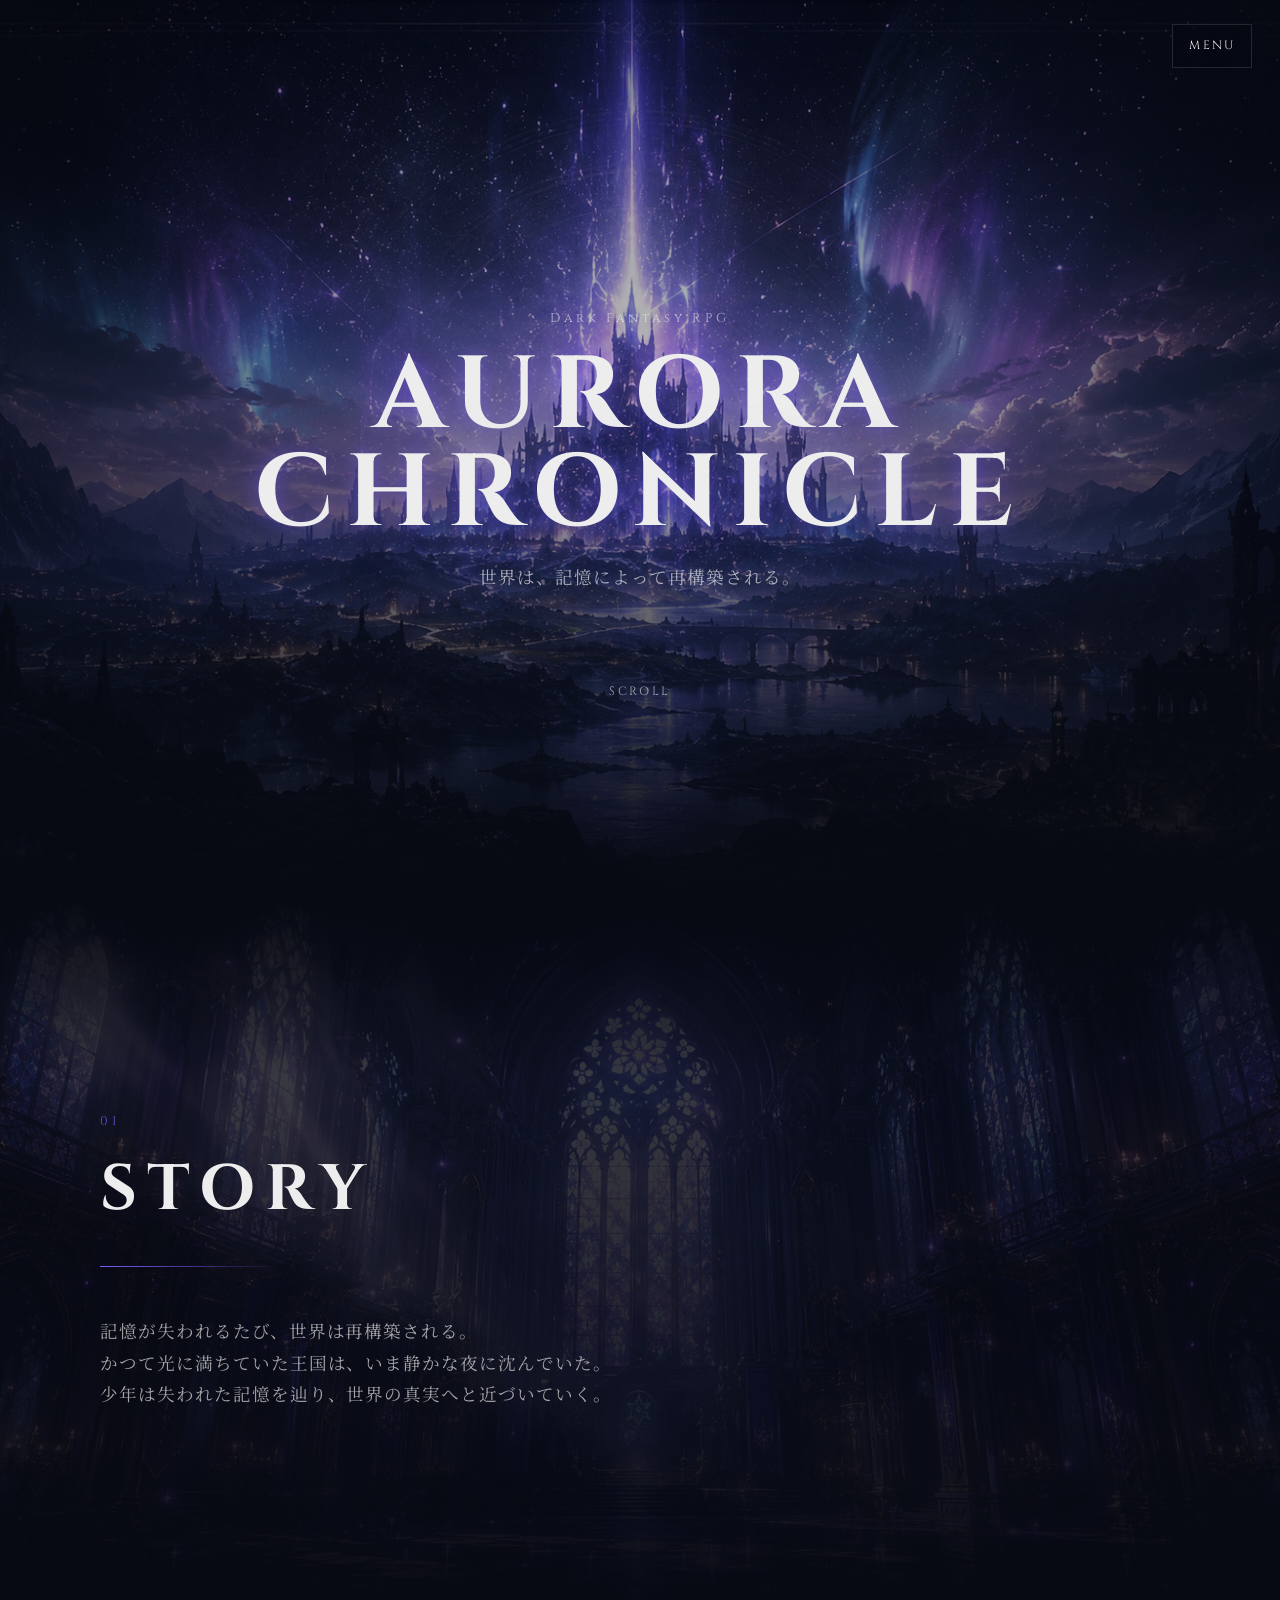
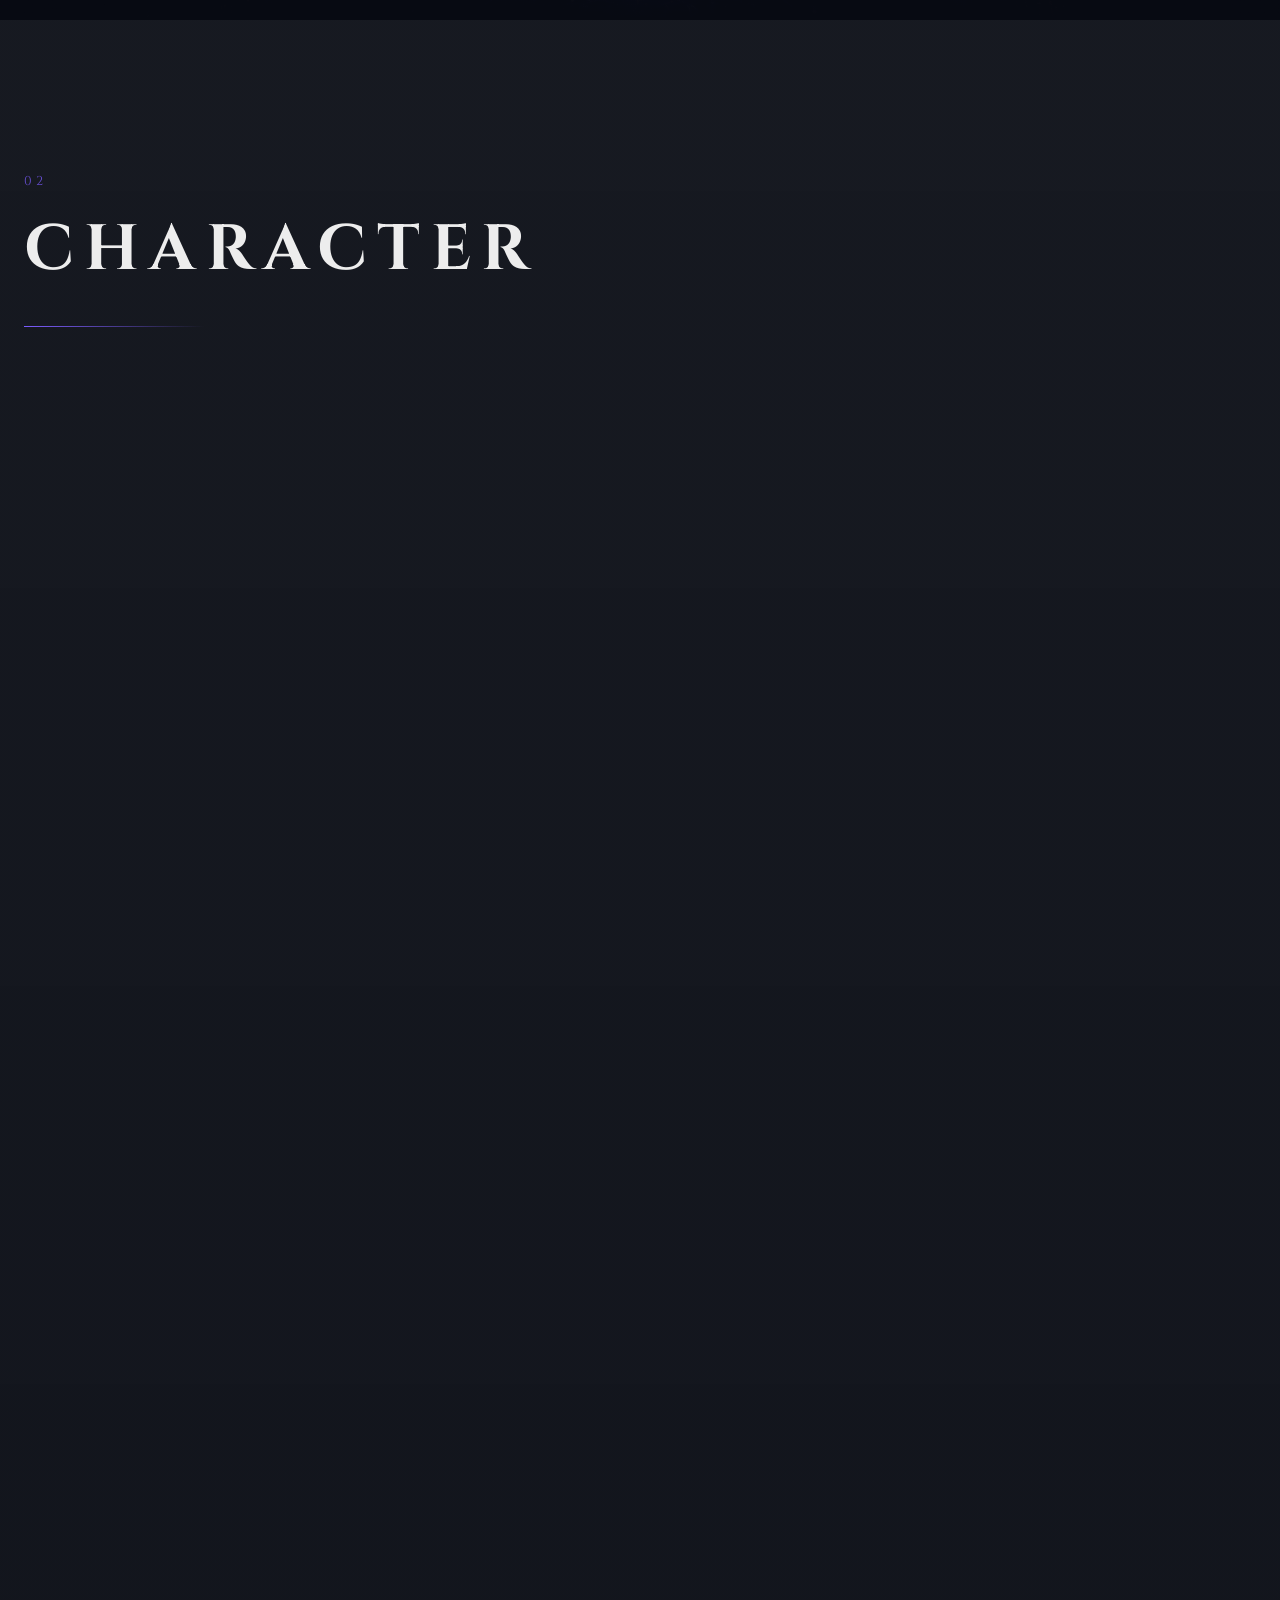
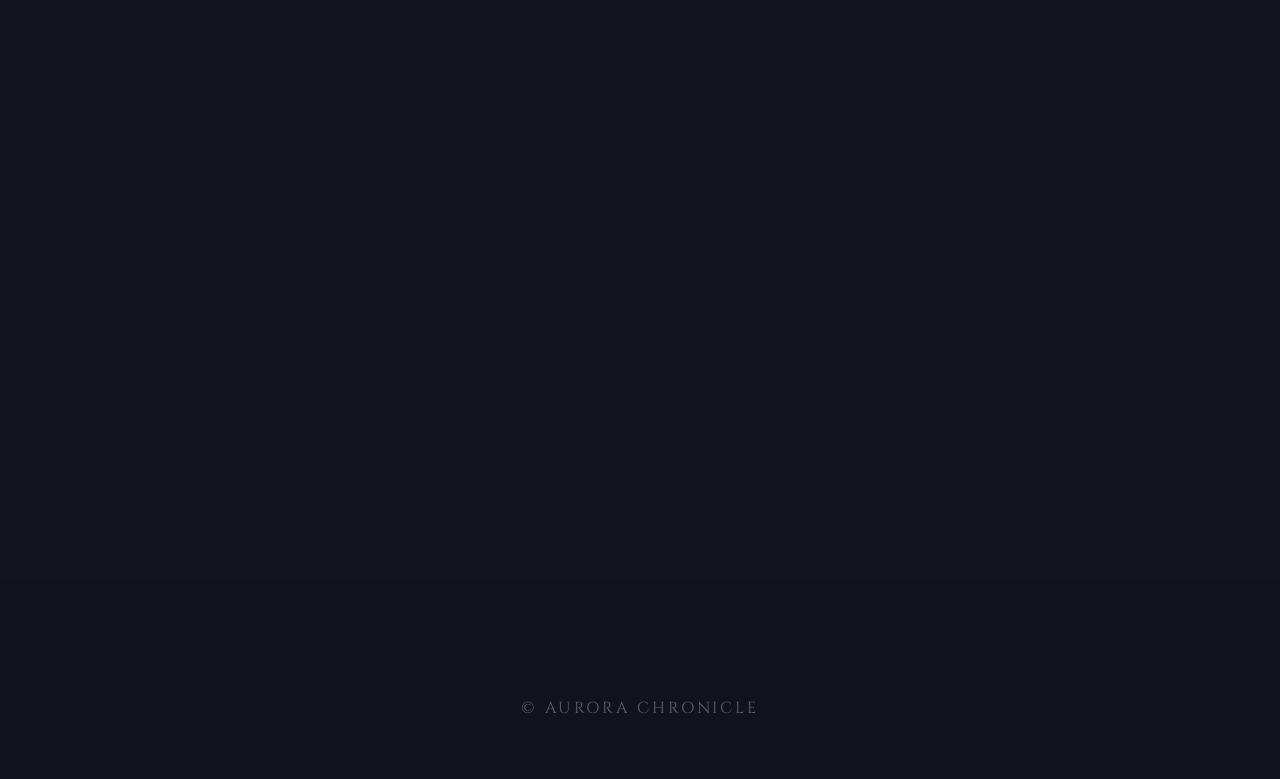
<file: game/index.html>
<!DOCTYPE html>
<html lang="ja">
<head>
  <meta charset="UTF-8">
  <meta name="viewport" content="width=device-width, initial-scale=1.0">
  <title>AURORA CHRONICLE | OFFICIAL SITE</title>

  <link rel="stylesheet" href="common/css/index.css">
  <script src="https://code.jquery.com/jquery-3.7.1.min.js"></script>
  <script src="common/js/game.js"></script>
</head>

<body>

  <button class="menu-btn" type="button">MENU</button>

  <nav class="overlay-menu">
    <ul>
      <li><a href="#story">STORY</a></li>
      <li><a href="#character">CHARACTER</a></li>
      <li><a href="#system">SYSTEM</a></li>
    </ul>
  </nav>

  <section id="hero" class="hero">
    <div class="hero__bg"></div>
    <div class="hero__particles"></div>
    <div class="hero__shade"></div>

    <div class="hero__inner">
      <p class="hero__sub">Dark Fantasy RPG</p>
      <h1 class="hero__title">AURORA<br>CHRONICLE</h1>
      <p class="hero__catch">世界は、記憶によって再構築される。</p>
      <p class="hero__scroll">SCROLL</p>
    </div>
  </section>

  <main>

    <section id="story" class="section story">
      <div class="story__bg"></div>
      <div class="section__inner">
        <p class="section__label">01</p>
        <h2 class="section__title">STORY</h2>
        <p class="story__text">
          記憶が失われるたび、世界は再構築される。<br>
          かつて光に満ちていた王国は、いま静かな夜に沈んでいた。<br>
          少年は失われた記憶を辿り、世界の真実へと近づいていく。
        </p>
      </div>
    </section>

    <section id="character" class="section character">
      <div class="section__inner">
        <p class="section__label">02</p>
        <h2 class="section__title">CHARACTER</h2>

        <div class="character__list">
          <button class="character-card" type="button" data-target="modal1">
            <span class="character-card__img">
              <img src="common/img/character/alto.png" alt="アルト">
            </span>
            <span class="character-card__name">アルト</span>
            <span class="character-card__role">記憶を失った剣士</span>
          </button>

          <button class="character-card" type="button" data-target="modal2">
            <span class="character-card__img">
              <img src="common/img/character/lilia.png" alt="リリア">
            </span>
            <span class="character-card__name">リリア</span>
            <span class="character-card__role">記憶を操る魔導師</span>
          </button>

          <button class="character-card" type="button" data-target="modal3">
            <span class="character-card__img">
              <img src="common/img/character/noah.png" alt="ノア">
            </span>
            <span class="character-card__name">ノア</span>
            <span class="character-card__role">世界の鍵を握る少女</span>
          </button>
        </div>
      </div>
    </section>

    <div class="modal" id="modal1">
      <div class="modal__content">
        <button class="close" type="button">×</button>
        <div class="modal__visual">
          <img src="common/img/character/alto.png" alt="アルト">
        </div>
        <div class="modal__text">
          <p class="modal__label">SWORDSMAN</p>
          <h3>アルト</h3>
          <p>失われた記憶を追う若き剣士。青い光を宿す剣を手に、崩れゆく世界を旅する。</p>
        </div>
      </div>
    </div>

    <div class="modal" id="modal2">
      <div class="modal__content">
        <button class="close" type="button">×</button>
        <div class="modal__visual">
          <img src="common/img/character/lilia.png" alt="リリア">
        </div>
        <div class="modal__text">
          <p class="modal__label">MAGE</p>
          <h3>リリア</h3>
          <p>紫の魔法を操る魔導師。記憶の欠片を読み解き、アルトを導く存在。</p>
        </div>
      </div>
    </div>

    <div class="modal" id="modal3">
      <div class="modal__content">
        <button class="close" type="button">×</button>
        <div class="modal__visual">
          <img src="common/img/character/noah.png" alt="ノア">
        </div>
        <div class="modal__text">
          <p class="modal__label">KEY PERSON</p>
          <h3>ノア</h3>
          <p>白い光に包まれた少女。世界が再構築される理由を知る、ただ一人の存在。</p>
        </div>
      </div>
    </div>

    <section id="system" class="section system">
      <div class="section__inner">
        <p class="section__label">03</p>
        <h2 class="section__title">SYSTEM</h2>

        <div class="tabs">
          <button class="tab active" type="button" data-tab="1">BATTLE</button>
          <button class="tab" type="button" data-tab="2">GROWTH</button>
          <button class="tab" type="button" data-tab="3">SKILL</button>
        </div>

        <div class="tab-content active" id="tab1">
          <div class="system-panel system-panel--battle">
            <div>
              <h3>BATTLE</h3>
              <p>記憶の力を解放し、属性を連携させて戦うリアルタイムバトル。</p>
            </div>
          </div>
        </div>

        <div class="tab-content" id="tab2">
          <div class="system-panel system-panel--growth">
            <div>
              <h3>GROWTH</h3>
              <p>スキルツリーを解放し、キャラクターの記憶と能力を成長させる。</p>
            </div>
          </div>
        </div>

        <div class="tab-content" id="tab3">
          <div class="system-panel system-panel--skill">
            <div>
              <h3>SKILL</h3>
              <p>魔法陣から放たれる奥義で、戦況を一変させるスキル演出。</p>
            </div>
          </div>
        </div>
      </div>
    </section>

  </main>

  <a href="#" id="page-top">
    <img src="common/img/page-top.png" alt="ページトップへ">
    <span>PAGE TOP</span>
  </a>

  <footer class="footer">
    <p>© AURORA CHRONICLE</p>
  </footer>

</body>
</html>
</file>
<file: game/common/css/index.css>
@import url('https://fonts.googleapis.com/css2?family=Cinzel:wght@400;600&family=Noto+Serif+JP:wght@300;400;600&display=swap');

:root {
  --bg: #070A12;
  --text: #EDEDED;
  --muted: rgba(237, 237, 237, .68);
  --line: rgba(255, 255, 255, .12);
  --accent: #7B5CFF;
  --accent-soft: rgba(123, 92, 255, .28);
}

* {
  margin: 0;
  padding: 0;
  box-sizing: border-box;
}

html { scroll-behavior: smooth; }

body {
  font-family: "Noto Serif JP", serif;
  color: var(--text);
  background:
    linear-gradient(rgba(7,10,18,.92), rgba(7,10,18,.96)),
    url("../img/texture.png") center / cover fixed;
  line-height: 1.8;
  letter-spacing: .06em;
  overflow-x: hidden;
}

img {
  display: block;
  max-width: 100%;
}

button {
  font: inherit;
}

/* MENU */
.menu-btn {
  position: fixed;
  top: 24px;
  right: 28px;
  z-index: 3000;
  padding: 10px 16px;
  border: 1px solid var(--line);
  background: rgba(7,10,18,.35);
  color: var(--text);
  font-family: "Cinzel", serif;
  font-size: 12px;
  letter-spacing: .18em;
  cursor: pointer;
  backdrop-filter: blur(8px);
  transition: .3s;
}

.menu-btn:hover {
  color: var(--accent);
  border-color: var(--accent);
  box-shadow: 0 0 24px var(--accent-soft);
}

.overlay-menu {
  position: fixed;
  inset: 0;
  display: none;
  place-items: center;
  z-index: 4000;
  background:
    radial-gradient(circle at center, rgba(123,92,255,.18), transparent 45%),
    rgba(0,0,0,.92);
}

.overlay-menu ul {
  list-style: none;
  text-align: center;
}

.overlay-menu li + li { margin-top: 28px; }

.overlay-menu a {
  color: var(--text);
  text-decoration: none;
  font-family: "Cinzel", serif;
  font-size: clamp(1.5rem, 4vw, 3rem);
  letter-spacing: .18em;
  opacity: .65;
  transition: .3s;
}

.overlay-menu a:hover {
  color: var(--accent);
  opacity: 1;
  text-shadow: 0 0 24px var(--accent-soft);
}

/* HERO */
.hero {
  position: relative;
  min-height: 100svh;
  display: grid;
  place-items: center;
  text-align: center;
  overflow: hidden;
  background: var(--bg);
}

.hero__bg,
.hero__particles,
.hero__shade {
  position: absolute;
  inset: 0;
  pointer-events: none;
}

.hero__bg {
  background: url("../img/hero.png") center / cover no-repeat;
  transform: scale(1.02);
  animation: heroZoom 18s ease-in-out infinite alternate;
}

.hero__particles {
  inset: -12%;
  background: url("../img/particles.png") center / contain no-repeat;
  mix-blend-mode: screen;
  opacity: .34;
  animation: particleFloat 14s ease-in-out infinite alternate;
}

.hero__shade {
  background:
    radial-gradient(circle at center, rgba(7,10,18,.05) 0%, rgba(7,10,18,.25) 42%, rgba(7,10,18,.78) 100%),
    linear-gradient(to bottom, rgba(7,10,18,.18) 0%, rgba(7,10,18,.22) 45%, var(--bg) 100%);
}

.hero__inner {
  position: relative;
  z-index: 1;
  padding: 0 20px;
  opacity: 0;
  transform: translateY(28px);
  animation: heroFade 1.8s ease forwards;
}

.hero__sub {
  font-family: "Cinzel", serif;
  font-size: .8rem;
  letter-spacing: .3em;
  color: var(--muted);
}

.hero__title {
  margin: 18px 0;
  font-family: "Cinzel", serif;
  font-size: clamp(3rem, 8vw, 7.5rem);
  line-height: .95;
  letter-spacing: .12em;
  text-shadow:
    0 0 20px rgba(123,92,255,.45),
    0 0 60px rgba(123,92,255,.25);
}

.hero__catch {
  font-size: clamp(.9rem, 2vw, 1.1rem);
  color: var(--muted);
}

.hero__scroll {
  position: absolute;
  left: 50%;
  bottom: -110px;
  transform: translateX(-50%);
  font-family: "Cinzel", serif;
  font-size: .75rem;
  letter-spacing: .22em;
  color: var(--muted);
  animation: scrollBlink 1.6s infinite;
}

@keyframes heroZoom {
  from { transform: scale(1.02); }
  to { transform: scale(1.1); }
}

@keyframes particleFloat {
  from { transform: translateY(0) scale(1); }
  to { transform: translateY(-22px) scale(1.04); }
}

@keyframes heroFade {
  to {
    opacity: 1;
    transform: translateY(0);
  }
}

@keyframes scrollBlink {
  0%, 100% { opacity: .25; }
  50% { opacity: 1; }
}

/* SECTION */
.section {
  position: relative;
  padding: 150px 24px;
  opacity: 0;
  transform: translateY(50px);
  transition: 1s ease;
  overflow: hidden;
}

.section.show {
  opacity: 1;
  transform: translateY(0);
}

.section__inner {
  position: relative;
  z-index: 1;
  min-width: 1080px;
  margin: 0 auto;
}

.section__label {
  font-family: "Cinzel", serif;
  font-size: .8rem;
  color: var(--accent);
  letter-spacing: .3em;
  opacity: .8;
}

.section__title {
  position: relative;
  margin-bottom: 48px;
  font-family: "Cinzel", serif;
  font-size: clamp(2rem, 5vw, 4rem);
  letter-spacing: .16em;
}

.section__title::after {
  content: "";
  display: block;
  width: 0;
  height: 1px;
  margin-top: 18px;
  background: linear-gradient(90deg, var(--accent), transparent);
  transition: 1.1s ease;
}

.section.show .section__title::after {
  width: 180px;
}

/* STORY */
.story {
  min-height: 80vh;
  display: flex;
  align-items: center;
  background: var(--bg);
}

.story__bg {
  position: absolute;
  inset: 0;
  background:
    linear-gradient(to bottom, var(--bg) 0%, rgba(7,10,18,.78) 25%, rgba(7,10,18,.88) 70%, var(--bg) 100%),
    url("../img/story-bg.png") center / cover no-repeat;
  opacity: .9;
  transform: scale(1.02);
}

.story__text {
  max-width: 720px;
  color: var(--muted);
  font-size: clamp(.95rem, 2vw, 1.1rem);
}

/* CHARACTER */
.character__list {
  display: grid;
  grid-template-columns: repeat(3, 1fr);
  gap: 22px;
}

.character-card {
  border: 1px solid var(--line);
  background: rgba(255,255,255,.04);
  color: var(--text);
  cursor: pointer;
  overflow: hidden;
  text-align: left;
  opacity: 0;
  transform: translateY(34px) scale(.97);
  transition:
    opacity .8s ease,
    transform .8s ease,
    border-color .4s,
    box-shadow .4s;
}

.character-card.show {
  opacity: 1;
  transform: translateY(0) scale(1);
}

.character-card.show:nth-child(2) { transition-delay: .16s; }
.character-card.show:nth-child(3) { transition-delay: .32s; }

.character-card:hover {
  transform: translateY(-10px) scale(1);
  border-color: var(--accent);
  box-shadow: 0 0 45px var(--accent-soft);
}

.character-card__img {
  display: block;
  aspect-ratio: 3 / 4;
  overflow: hidden;
}

.character-card__img img {
  width: 100%;
  height: 100%;
  object-fit: cover;
  transition: .8s;
}

.character-card:hover img {
  transform: scale(1.08);
}

.character-card__name,
.character-card__role {
  display: block;
  padding: 0 18px;
}

.character-card__name {
  padding-top: 18px;
  font-size: 1.25rem;
}

.character-card__role {
  padding-bottom: 22px;
  color: var(--muted);
  font-size: .82rem;
}

/* MODAL */
.modal {
  position: fixed;
  inset: 0;
  display: none;
  align-items: center;
  justify-content: center;
  padding: 24px;
  background:
    linear-gradient(rgba(0,0,0,.78), rgba(0,0,0,.9)),
    url("../img/character.png") center / cover no-repeat;
  z-index: 5000;
}

.modal__content {
  position: relative;
  width: min(920px, 100%);
  display: grid;
  grid-template-columns: 42% 1fr;
  gap: 32px;
  padding: 32px;
  margin: auto;
  border: 1px solid var(--line);
  background: rgba(7,10,18,.78);
  backdrop-filter: blur(12px);
  opacity: 0;
  transform: scale(.96) translateY(20px);
  transition: .35s ease;
}

.modal.is-open .modal__content {
  opacity: 1;
  transform: scale(1) translateY(0);
}

.close {
  position: absolute;
  top: 14px;
  right: 18px;
  z-index: 1;
  border: none;
  background: transparent;
  color: var(--text);
  font-size: 28px;
  cursor: pointer;
}

.close:hover { color: var(--accent); }

.modal__visual {
  aspect-ratio: 3 / 4;
  overflow: hidden;
}

.modal__visual img {
  width: 100%;
  height: 100%;
  object-fit: cover;
}

.modal__text {
  display: flex;
  flex-direction: column;
  justify-content: center;
}

.modal__label {
  color: var(--accent);
  font-family: "Cinzel", serif;
  letter-spacing: .2em;
  font-size: .8rem;
}

.modal__text h3 {
  margin: 12px 0 24px;
  font-size: clamp(2rem, 5vw, 4rem);
  font-weight: 400;
}

.modal__text p { color: var(--muted); }

/* SYSTEM */
#system {
  margin-bottom: 80px;
}

.tabs {
  display: flex;
  gap: 12px;
  margin-bottom: 22px;
}

.tab {
  flex: 1;
  padding: 14px 16px;
  border: 1px solid var(--line);
  background: rgba(255,255,255,.04);
  color: var(--text);
  font-family: "Cinzel", serif;
  letter-spacing: .16em;
  cursor: pointer;
  transition: .3s;
}

.tab.active,
.tab:hover {
  background: var(--accent-soft);
  border-color: var(--accent);
  box-shadow: 0 0 24px rgba(123,92,255,.16);
}

.tab-content { display: none; }

.tab-content.active {
  display: block;
  animation: tabFade .7s ease;
}

@keyframes tabFade {
  from {
    opacity: 0;
    transform: translateY(16px);
  }
  to {
    opacity: 1;
    transform: translateY(0);
  }
}

.system-panel {
  position: relative;
  min-height: 420px;
  display: flex;
  align-items: flex-end;
  padding: 36px;
  background-size: cover;
  background-position: center;
  overflow: hidden;
}

.system-panel::before {
  content: "";
  position: absolute;
  inset: 0;
  background: linear-gradient(
    to bottom,
    rgba(7,10,18,.04) 0%,
    rgba(7,10,18,.18) 42%,
    rgba(7,10,18,.78) 72%,
    var(--bg) 100%
  );
}

.system-panel::after {
  content: "";
  position: absolute;
  inset: -8%;
  background: url("../img/particles.png") center / contain no-repeat;
  mix-blend-mode: screen;
  opacity: .18;
  animation: particleFloat 10s ease-in-out infinite alternate;
}

.system-panel > div {
  position: relative;
  z-index: 1;
  max-width: 560px;
}

.system-panel h3 {
  font-family: "Cinzel", serif;
  font-size: 2rem;
  letter-spacing: .18em;
}

.system-panel p { color: var(--muted); }

.system-panel--battle {
  background-image: url("../img/battle.png");
}

.system-panel--growth {
  background-image: url("../img/growth.png");
}

.system-panel--skill {
  background-image: url("../img/skill.png");
}

/* PAGE TOP */
#page-top {
  position: fixed;
  right: 2rem;
  bottom: 2rem;
  width: 70px;
  display: flex;
  flex-direction: column;
  align-items: center;
  text-decoration: none;
  color: inherit;
  z-index: 999;
  opacity: 0;
  visibility: hidden;
  transition: .4s;
}

#page-top.show {
  opacity: 1;
  visibility: visible;
}

#page-top img {
  width: 100%;
  filter:
    drop-shadow(0 0 10px rgba(107,76,255,.45))
    drop-shadow(0 0 25px rgba(107,76,255,.25));
  animation:
    swordFloat 3s ease-in-out infinite,
    swordGlow 2.5s ease-in-out infinite;
  transition: .4s;
}

#page-top span {
  margin-top: .4rem;
  font-family: "Cinzel", serif;
  font-size: .68rem;
  letter-spacing: .22em;
  color: rgba(255,255,255,.45);
  text-decoration: none;
  white-space: nowrap;
}

#page-top:hover img {
  transform: translateY(-8px) scale(1.08);
}

#page-top:hover span {
  color: rgba(255,255,255,.9);
}

#page-top.fly {
  animation: swordFly .9s ease-in forwards;
}

@keyframes swordFloat {
  0%, 100% { transform: translateY(0); }
  50% { transform: translateY(-8px); }
}

@keyframes swordGlow {
  0%, 100% {
    filter:
      drop-shadow(0 0 10px rgba(120,170,255,.5))
      drop-shadow(0 0 25px rgba(120,170,255,.25));
  }
  50% {
    filter:
      drop-shadow(0 0 18px rgba(120,170,255,.9))
      drop-shadow(0 0 45px rgba(120,170,255,.6));
  }
}

@keyframes swordFly {
  to {
    transform: translate(-80px, -120vh) rotate(-15deg) scale(.7);
    opacity: 0;
  }
}

/* FOOTER */
.footer {
  padding: 56px 20px;
  text-align: center;
  color: rgba(237,237,237,.35);
  font-family: "Cinzel", serif;
  letter-spacing: .18em;
}

/* RESPONSIVE */
@media screen and (max-width: 1080px) {
  
  .section {
    padding: 50px 24px;
  }

  .section__inner {
    margin: 0 3rem;
    min-width: auto;
  }
  
  .character__list {
    grid-template-columns: 1fr;
  }

  .character-card__img{
    aspect-ratio: 4 / 3;
  }

  .character-card__img img {
    width:100%;
    height:100%;
    object-fit:cover;
    object-position:center 10%;
  }

  #system {
    padding: 0 24px;
  }

  .modal__content {
    width: 100%;
    height: 100svh;
    display: flex;
    flex-direction: column;
    padding: 0;
    gap: 0;
    overflow-y: auto;
  }

  .modal__visual {
    width: 100%;
    aspect-ratio: 4 / 3;
    flex-shrink: 0;
    overflow: hidden;
  }

  .modal__visual img {
    width: 100%;
    height: 100%;
    object-fit: cover;
    object-position: center 15%;
  }

  .modal__text {
    position: static;
    display: block;
    padding: 2rem 1.5rem;
    background: rgba(7, 10, 18, 0.96);
  }

  .modal__text h3 {
    margin: 0.5rem 0 1rem;
  }

  .close {
    position: fixed;
    right: 1rem;
    z-index: 9999;
  }

  .tabs {
    display: none;
  }

  .tab-content {
    display: block;
    margin-bottom: 4rem;
    opacity:0;
    transform:translateY(20px);
    transition:.8s;
  }

  .tab-content.show {
    opacity:1;
    transform:translateY(0);
  }

  .tab-content.active {
    animation: none;
  }

  .system-panel {
    min-height: 72vh;
    padding: 2rem 1.4rem;
    align-items: flex-end;
  }

  .system-panel::before {
    background: linear-gradient(
      to bottom,
      rgba(7,10,18,.08) 0%,
      rgba(7,10,18,.28) 35%,
      rgba(7,10,18,.72) 68%,
      #070A12 100%
    );
  }

  .system-panel > div {
    width: 100%;
  }

  .system-panel h3 {
    font-size: 1.65rem;
    letter-spacing: .22em;
  }

  .system-panel p {
    font-size: .9rem;
    line-height: 2;
  }

  .tab-content + .tab-content {
    margin-top: 2rem;
  }

  #page-top span {
    color: rgba(255, 255, 255, 1);
  }

}


@media screen and (max-width: 900px) {
  
  .tabs {
    flex-direction: column;
  }

  .modal__content {
    grid-template-columns: 1fr;
    max-height: 88vh;
    overflow-y: auto;
  }

  .modal__visual {
    max-height: 420px;
  }
}

@media screen and (max-width: 560px) {
  .menu-btn {
    top: 16px;
    right: 16px;
    padding: 8px 12px;
  }

  .hero {
    min-height: 92svh;
  }

  .hero__bg {
    background-position: center;
  }

  .hero__particles {
    inset: -30%;
    background-size: 165% auto;
    opacity: .28;
  }

  .hero__title {
    letter-spacing: .06em;
  }

  .hero__scroll {
    bottom: -78px;
  }

  .section {
    padding: 100px 18px;
  }

  .story {
    min-height: auto;
  }

  .section__title {
    margin-bottom: 32px;
  }

  .system-panel {
    min-height: 320px;
    padding: 24px;
  }

  .modal {
    padding: 16px;
  }

  .modal__content {
    padding: 22px;
    gap: 20px;
  }

  #page-top {
    width: 58px;
    right: 1rem;
    bottom: 1rem;
  }

  #page-top span {
    font-size: .58rem;
  }
}
</file>
